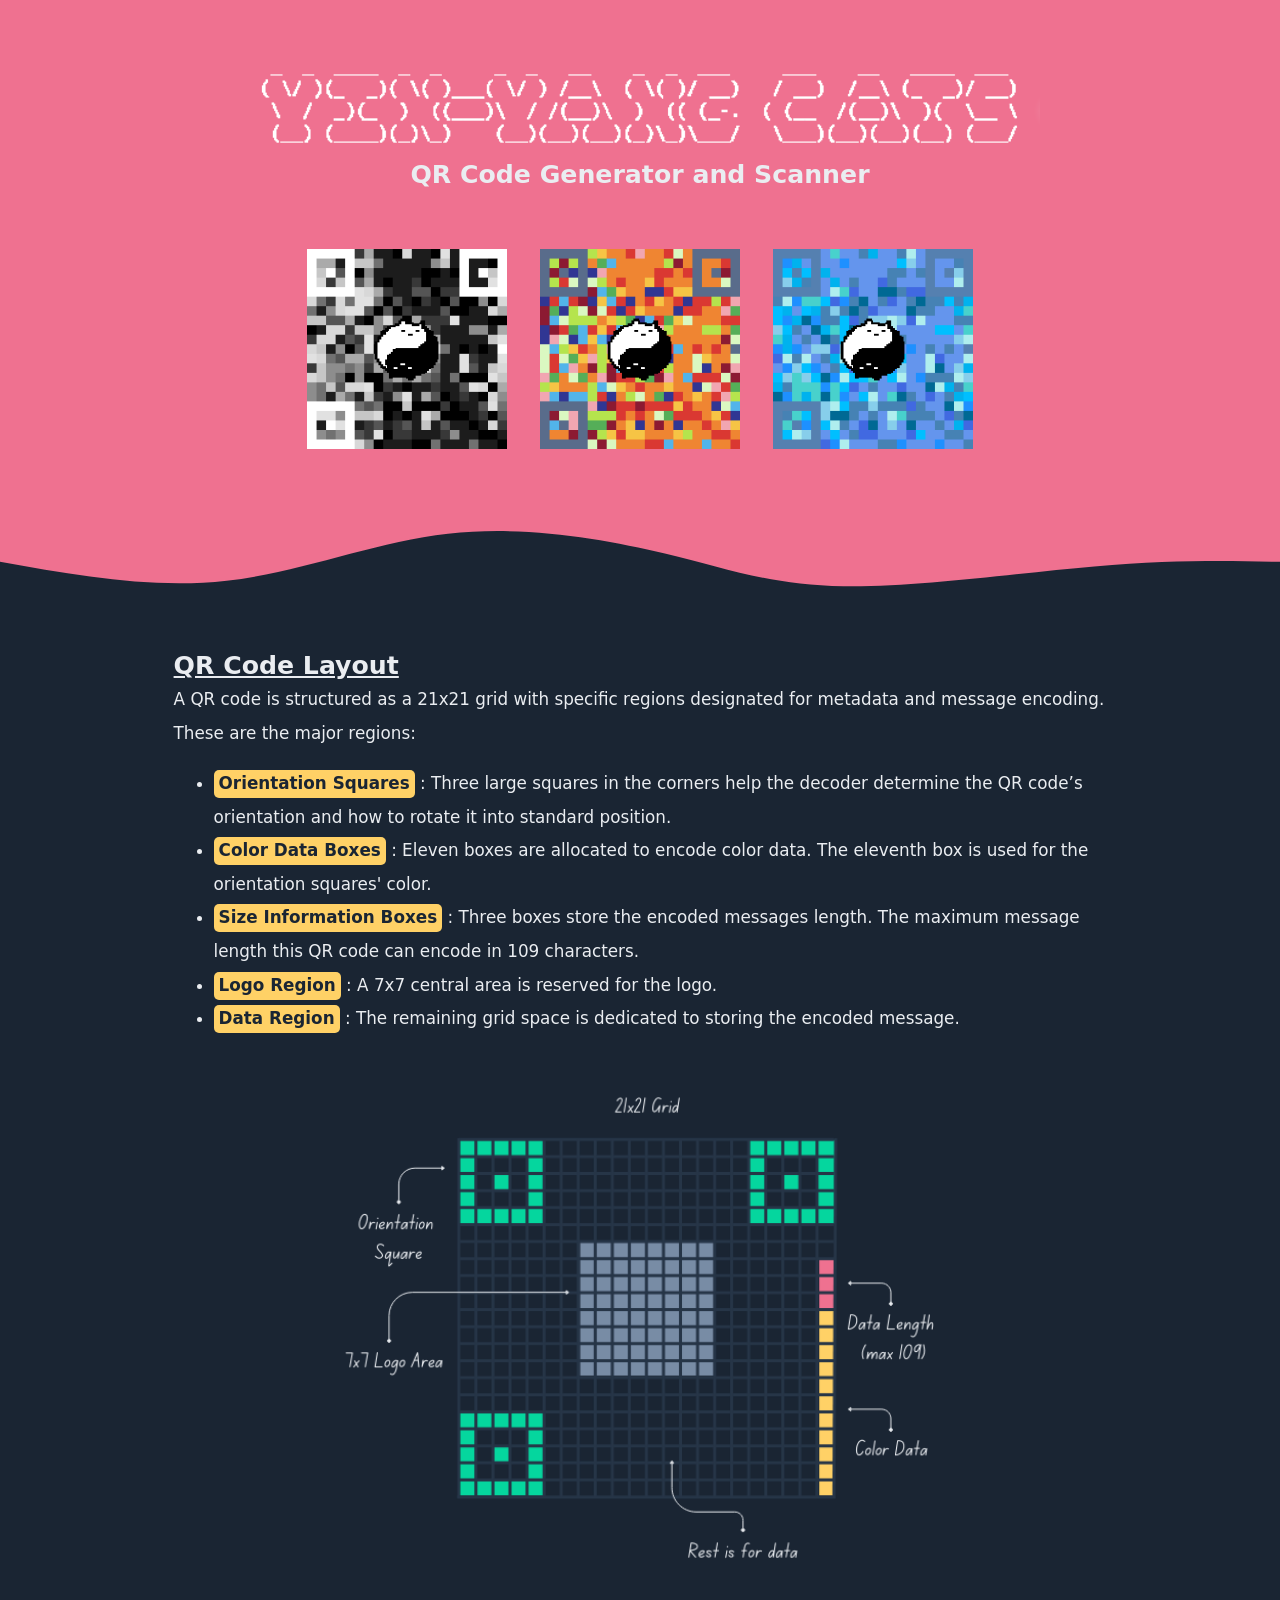
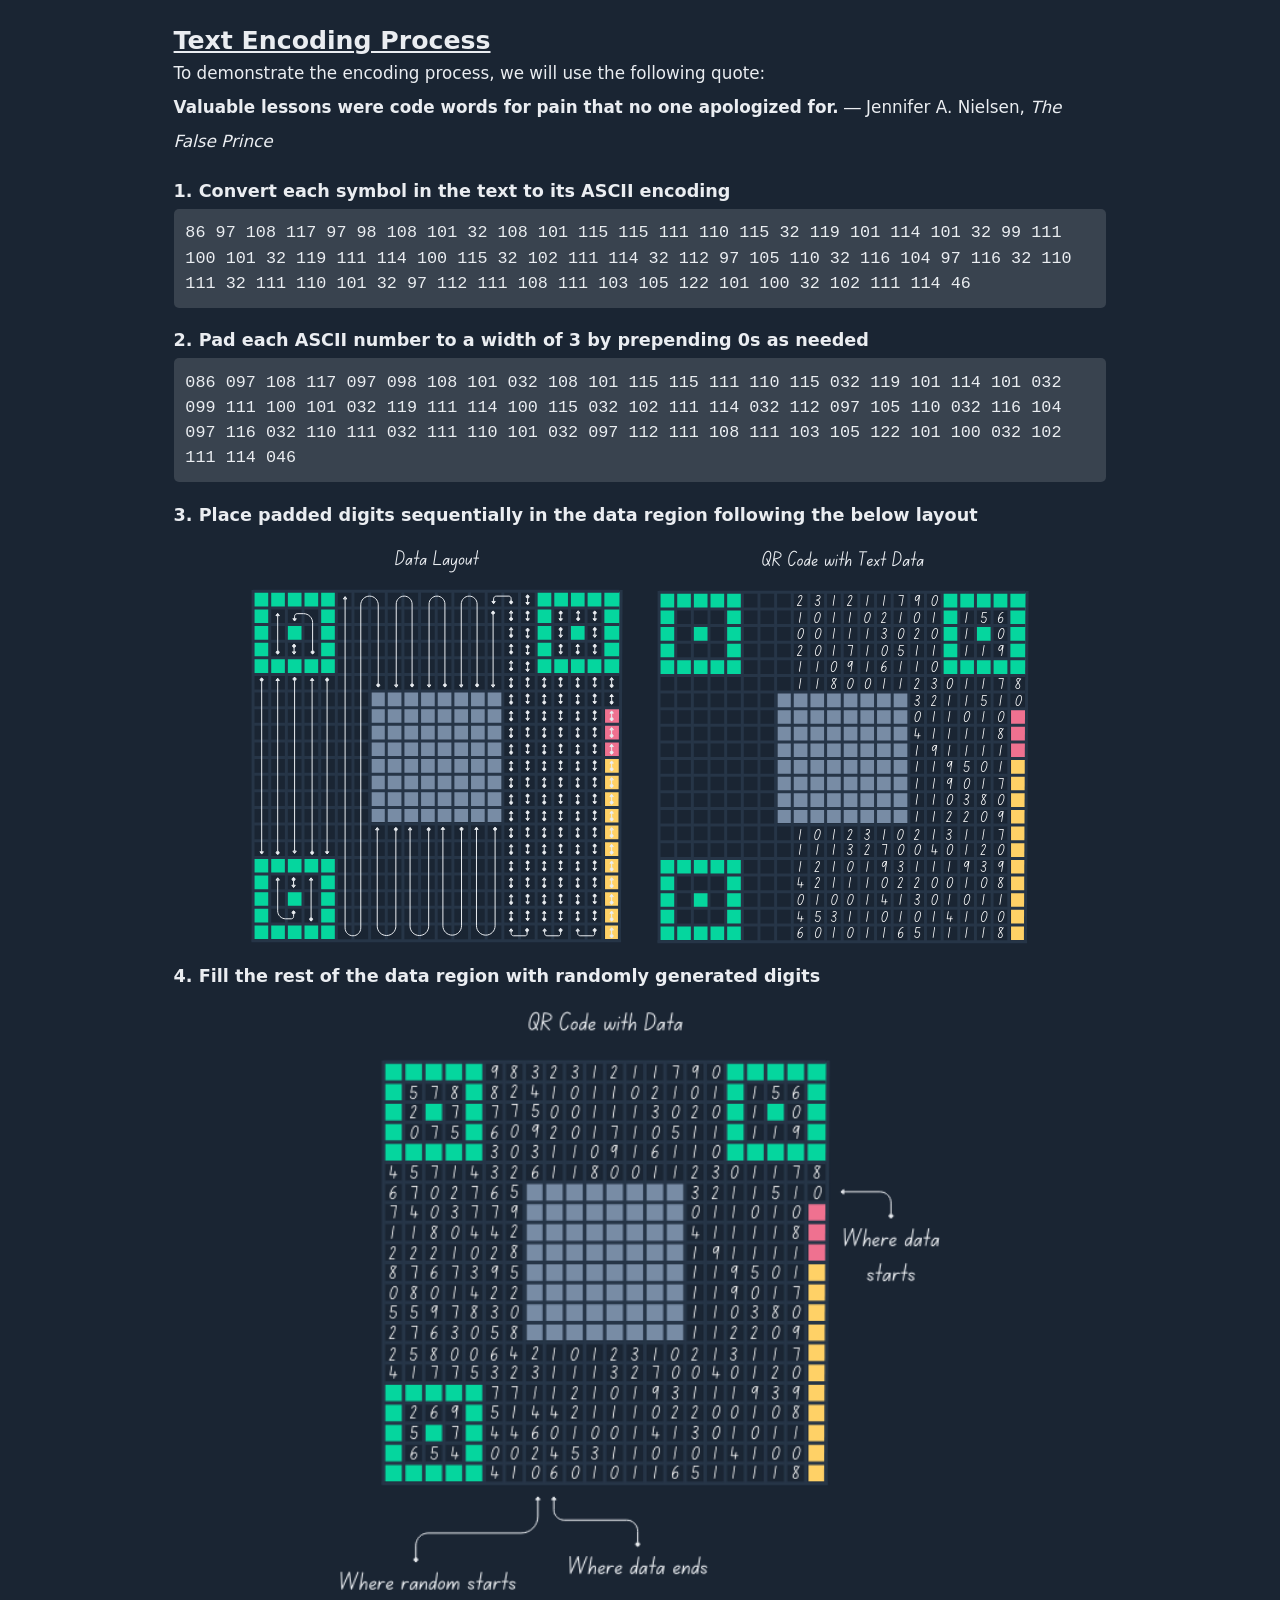
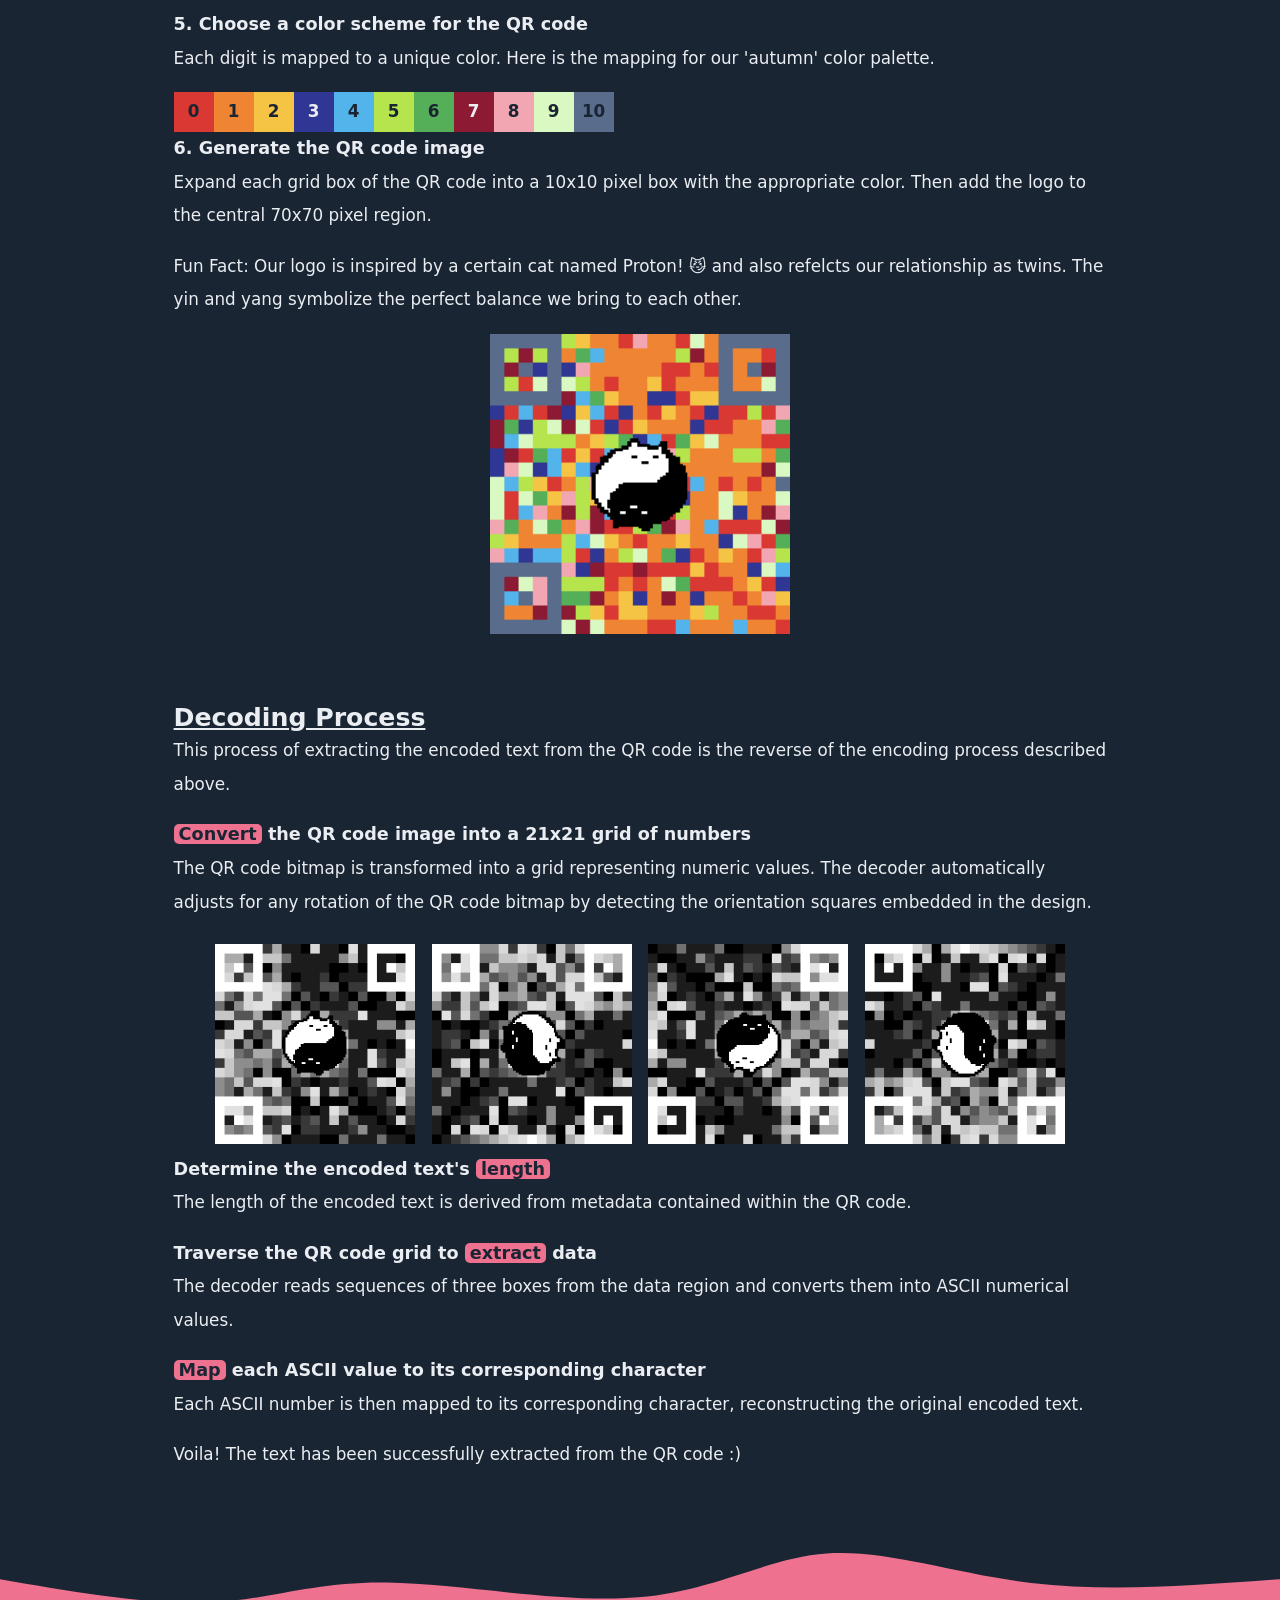
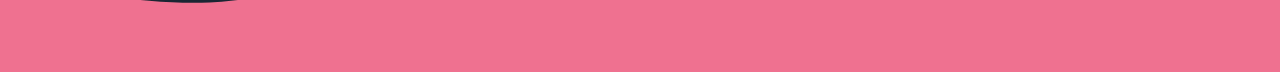
<file: index.html>
<html lang="en">
  <head>
    <meta charset="UTF-8" />
    <meta name="viewport" content="width=device-width, initial-scale=1.0" />
    <link rel="stylesheet" href="styles.css" />
    <title>CSC104 QR Code Description</title>
  </head>
  <body>
    <div id="heading">
      <div id="yinyangcats">
        <img id="yinyangcatsimg" src="YinYangCatsClearWhite.png" />
        <p id="description"><b>QR Code Generator and Scanner</b></p>
        <div class="row-3">
          <div class="col-3">
            <img src="qr-grayscale1.bmp" />
          </div>
          <div class="col-3">
            <img src="qr-autumn.bmp" />
          </div>
          <div class="col-3">
            <img src="qr-ocean.bmp" />
          </div>
        </div>
      </div>
      <svg
        class="svg"
        viewBox="0 0 1440 490"
        xmlns="http://www.w3.org/2000/svg"
        class="transition duration-300 ease-in-out delay-150"
        preserveAspectRatio="none"
      >
        <path
          d="M 0,500 L 0,187 C 60.938461538461524,190.38461538461536 121.87692307692305,193.76923076923075 209,172 C 296.12307692307695,150.23076923076925 409.4307692307692,103.30769230769232 491,107 C 572.5692307692308,110.69230769230768 622.4000000000001,165 692,214 C 761.5999999999999,263 850.9692307692308,306.6923076923077 936,279 C 1021.0307692307692,251.30769230769232 1101.7230769230769,152.23076923076923 1185,125 C 1268.2769230769231,97.76923076923077 1354.1384615384616,142.3846153846154 1440,187 L 1440,500 L 0,500 Z"
          stroke="none"
          stroke-width="0"
          fill="#ef7190"
          fill-opacity="1"
          class="transition-all duration-300 ease-in-out delay-150 path-0"
          transform="rotate(-180 720 250)"
        ></path>
      </svg>
    </div>

    <article id="content">
      <div class="content_section">
        <h2>QR Code Layout</h2>
        <p>
          A QR code is structured as a 21x21 grid with specific regions
          designated for metadata and message encoding. These are the major
          regions:
        </p>
        <ul class="bullets">
          <li>
            <span class="highlight-yellow">Orientation Squares</span> : Three
            large squares in the corners help the decoder determine the QR
            code’s orientation and how to rotate it into standard position.
          </li>
          <li>
            <span class="highlight-yellow">Color Data Boxes</span> : Eleven
            boxes are allocated to encode color data. The eleventh box is used
            for the orientation squares' color.
          </li>
          <li>
            <span class="highlight-yellow">Size Information Boxes</span> : Three
            boxes store the encoded messages length. The maximum message length
            this QR code can encode in 109 characters.
          </li>
          <li>
            <span class="highlight-yellow">Logo Region</span> : A 7x7 central
            area is reserved for the logo.
          </li>
          <li>
            <span class="highlight-yellow">Data Region</span> : The remaining
            grid space is dedicated to storing the encoded message.
          </li>
        </ul>
      </div>
      <img class="diagram" src="QRCodeLayout.png" />

      <section class="content_section">
        <h2>Text Encoding Process</h2>
        <p>
          To demonstrate the encoding process, we will use the following
          quote:<br />
          <b
            >Valuable lessons were code words for pain that no one apologized
            for.</b
          >
          ― Jennifer A. Nielsen, <i>The False Prince</i>
        </p>
        <div class="step">
          <h3>1. Convert each symbol in the text to its ASCII encoding</h3>
          <p class="highlight">
            86 97 108 117 97 98 108 101 32 108 101 115 115 111 110 115 32 119
            101 114 101 32 99 111 100 101 32 119 111 114 100 115 32 102 111 114
            32 112 97 105 110 32 116 104 97 116 32 110 111 32 111 110 101 32 97
            112 111 108 111 103 105 122 101 100 32 102 111 114 46
          </p>
        </div>
        <div class="step">
          <h3>
            2. Pad each ASCII number to a width of 3 by prepending 0s as needed
          </h3>
          <p class="highlight">
            086 097 108 117 097 098 108 101 032 108 101 115 115 111 110 115 032
            119 101 114 101 032 099 111 100 101 032 119 111 114 100 115 032 102
            111 114 032 112 097 105 110 032 116 104 097 116 032 110 111 032 111
            110 101 032 097 112 111 108 111 103 105 122 101 100 032 102 111 114
            046
          </p>
        </div>
        <div class="step">
          <h3>
            3. Place padded digits sequentially in the data region following the
            below layout
          </h3>
        </div>
        <div class="row-2">
          <div class="diagram1">
            <img src="QRCodeDataLayout.png" />
          </div>
          <div class="diagram1">
            <img src="QRCodeWithTextData.png" />
          </div>
        </div>

        <div class="step">
          <h3>
            4. Fill the rest of the data region with randomly generated digits
          </h3>
        </div>
        <img class="diagram" src="QRCodeWithData.png" />
        <div class="step">
          <h3>5. Choose a color scheme for the QR code</h3>
          <p>
            Each digit is mapped to a unique color. Here is the mapping for our
            'autumn' color palette.
          </p>
          <div id="colors">
            <div id="c0">0</div>
            <div id="c1">1</div>
            <div id="c2">2</div>
            <div id="c3">3</div>
            <div id="c4">4</div>
            <div id="c5">5</div>
            <div id="c6">6</div>
            <div id="c7">7</div>
            <div id="c8">8</div>
            <div id="c9">9</div>
            <div id="c10">10</div>
          </div>
        </div>
        <div class="step">
          <h3>6. Generate the QR code image</h3>
          <p>
            Expand each grid box of the QR code into a 10x10 pixel box with the
            appropriate color. Then add the logo to the central 70x70 pixel
            region.
          </p>
          <p>
            Fun Fact: Our logo is inspired by a certain cat named Proton! 😼 and
            also refelcts our relationship as twins.  The yin 
            and yang symbolize the perfect balance we bring to each other.
          </p>
        </div>
        <img id="diagram-qr" src="qr-autumn.bmp" />
      </section>

      <section class="content_section">
        <h2>Decoding Process</h2>
        <p>
          This process of extracting the encoded text from the QR code is the
          reverse of the encoding process described above.
        </p>
        <div class="step">
          <h3>
            <span class="highlight-pink">Convert</span> the QR code image into a
            21x21 grid of numbers
          </h3>
          <p>
            The QR code bitmap is transformed into a grid representing numeric
            values. The decoder automatically adjusts for any rotation of the QR
            code bitmap by detecting the orientation squares embedded in the
            design.
          </p>
        </div>

        <div class="row-4">
          <div class="col-4">
            <img src="qr-grayscale1.bmp" />
          </div>
          <div class="col-4">
            <img src="qr-grayscale2.bmp" />
          </div>
          <div class="col-4">
            <img src="qr-grayscale3.bmp" />
          </div>
          <div class="col-4">
            <img src="qr-grayscale4.bmp" />
          </div>
        </div>

        <div class="step">
          <h3>
            Determine the encoded text's
            <span class="highlight-pink">length</span>
          </h3>
          <p>
            The length of the encoded text is derived from metadata contained
            within the QR code.
          </p>
        </div>
        <div class="step">
          <h3>
            Traverse the QR code grid to
            <span class="highlight-pink">extract</span> data
          </h3>
          <p>
            The decoder reads sequences of three boxes from the data region and
            converts them into ASCII numerical values.
          </p>
        </div>
        <div class="step">
          <h3>
            <span class="highlight-pink">Map</span> each ASCII value to its corresponding character
          </h3>
          
          <p>
            Each ASCII number is then mapped to its corresponding character,
            reconstructing the original encoded text.
          </p>
          <p>
            Voila! The text has been successfully extracted from the QR code :)
          </p>
        </div>
      </section>
    </article>

    <!-- <div id="color1">Testing Color 1</div>
    <div id="color2">Testing Color 2</div>
    <div id="color3">Testing Color 3</div>
    <div class="highlight">Code Here</div> -->

    <svg
      class="svg"
      viewBox="0 0 1440 490"
      xmlns="http://www.w3.org/2000/svg"
      class="transition duration-300 ease-in-out delay-150"
      preserveAspectRatio="none"
    >
      <path
        d="M 0,500 L 0,187 C 84.44615384615386,229.31025641025641 168.89230769230772,271.62051282051283 236,263 C 303.1076923076923,254.37948717948717 352.87692307692305,194.82820512820513 435,198 C 517.123076923077,201.17179487179487 631.5999999999999,267.0666666666667 718,246 C 804.4000000000001,224.9333333333333 862.7230769230771,116.9051282051282 930,103 C 997.2769230769229,89.0948717948718 1073.5076923076924,169.3128205128205 1160,199 C 1246.4923076923076,228.6871794871795 1343.246153846154,207.84358974358975 1440,187 L 1440,500 L 0,500 Z"
        stroke="none"
        stroke-width="0"
        fill="#ef7190"
        fill-opacity="1"
        class="transition-all duration-300 ease-in-out delay-150 path-0"
      ></path>
    </svg>
  </body>
</html>
</file>
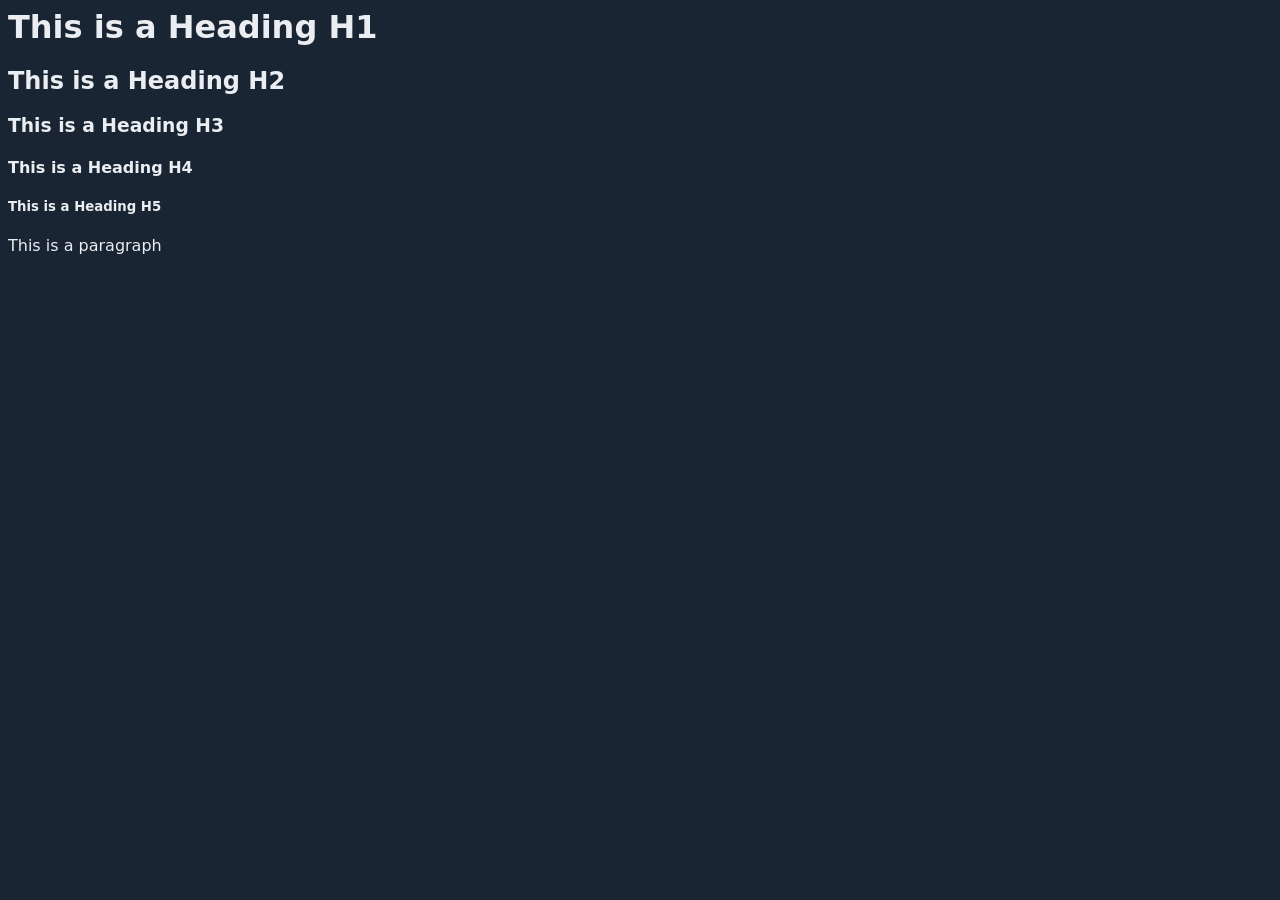
<file: site/index.html>
<html lang="en">
<head>
    <meta charset="UTF-8">
    <meta name="viewport" content="width=device-width, initial-scale=1.0">
    <link rel="stylesheet" href="styles.css">
    <title>CSC104 QR Code Description</title>
</head>
<body>
    <h1>This is a Heading H1</h1>
    <h2>This is a Heading H2</h2>
    <h3>This is a Heading H3</h3>
    <h4>This is a Heading H4</h4>
    <h5>This is a Heading H5</h5>

    <p>This is a paragraph</p>
</body>
</html>
</file>
<file: styles.css>
/* INSPIRATION: https://hamvocke.com/blog/lets-create-a-terminal-color-scheme/*/
* {
  margin: 0;
  padding: 0;
}

body {
  background: #1a2533;
  color: #eaedf1;
  font-family: system-ui, system, Segoe UI, Roboto, Ubuntu, Cantarell, Noto Sans,
    sans-serif;
  font-size: 1.05em;
}

/* ---------- HEADER FORMATING ---------- */

#heading {
  text-align: center;
  width: 100%;
}

#yinyangcats {
  background: #ef7190;
  padding-top: 4em;
}

#yinyangcatsimg {
  width: 100%;
  max-width: 800px;
}

#description {
  font-size: 1.5em;
  padding: 10px;
}

/* ---------- WAVE FORMATTING ---------- */
.svg {
  margin: 0;
  padding: 0;
  width: 100%;
  height: 150px;
}

/* ---------- MAIN ARTICLE FORMATTING ---------- */

#content {
  margin: 1em;
  margin: auto;
  width: 100%;
  max-width: 1000px;
  line-height: 2em;
}

.content_section {
  padding: 2em;
}

.content_section h2 {
  text-decoration: underline;
}

.content_section p {
  display: inline-block;
  padding-bottom: 1em;
}

.step h3 {
  display: inline-block;
  font-size: 1.05em;
}

.bullets {
  padding-left: 40px;
  line-height: 2em;
}

/* ---------- QR CODES & DIAGRAMS FORMATING ---------- */
.diagram {
  display: block;
  width: 100%;
  max-width: 600px;
  margin: auto;
  margin-top: 1em;
  margin-bottom: 1em;
  }

.diagram1 {
  max-width: 600px;
  margin-top: 1em;
  margin-bottom: 1em;
}

#diagram-qr {
  display: block;
  margin-left: auto;
  margin-right: auto;
  width: 100%;
  max-width: 300px;
}

.row-2 {
  width: 100%;
  display: flex;
  flex-wrap: wrap;
  justify-content: center;
  gap: 2em;
  align-items: center;
}

.row-2 img {
  display: block;
  max-width: 100%;
  height: auto;
}

.col-3 img {
  width: 100%;
  max-width: 600px;
  padding-top: 2em;
  transition: transform 0.2s;
}

.col-3 img:hover {
  transform: scale(1.2);
}

.row-3 {
  display: flex;
  margin: auto;
  max-width: 700px;
}

.col-3 {
  flex: 33.3%;
  padding: 1em;
}

@media screen and (max-width: 700px) {
  .col-3 img {
    transition: transform 0.2s;
  }

  .col-3 img:hover {
    transform: scale(1.1);
  }

  .col-3 {
    width: 100%;
    max-width: 300px;
    margin: auto;
  }
  .row-3 {
    display: block;
  }
}

.col-4 img {
  width: 100%;
}

.row-4 {
  width: 100%;
  align-items: space-between;
  display: flex;
  flex-wrap: wrap;
  align-self: center;
  justify-content: center;
}

.col-4 {
  width: 20%;
  text-align: center;
  min-width: 200px;
  padding: 0.5em;
}

/* ---------- COLOR PALETTE DISPLAY ---------- */
#colors {
  display: flex;
  flex-wrap: wrap;
}

#colors div {
  display: flex;
  justify-content: center;
  align-items: center;
  width: 40px;
  height: 40px;
  text-align: center;
  font-weight: bold;
}

#c0 {
  background-color: rgb(218, 56, 50);
  color: #1a2533;
}

#c1 {
  background-color: rgb(239, 133, 50);
  color: #1a2533;
}

#c2 {
  background-color: rgb(246, 196, 69);
  color: #1a2533;
}

#c3 {
  background-color: rgb(48, 54, 147);
  color: #eaedf1;
}

#c4 {
  background-color: rgb(82, 180, 234);
  color: #1a2533;
}

#c5 {
  background-color: rgb(181, 228, 77);
  color: #1a2533;
}

#c6 {
  background-color: rgb(85, 174, 88);
  color: #1a2533;
}

#c7 {
  background-color: rgb(140, 26, 50);
  color: #eaedf1;
}

#c8 {
  background-color: rgb(241, 166, 177);
  color: #1a2533;
}

#c9 {
  background-color: rgb(218, 248, 193);
  color: #1a2533;
}

#c10 {
  background-color: rgb(89, 108, 139);
  color: #1a2533;
}

#color1 {
  background: #05d69e;
  color: #1a2533;
}

#color2 {
  background: #ffd166;
  color: #1a2533;
}

#color3 {
  background: #ef7190;
  color: #1a2533;
}

/* ---------- CODE / HIGHLIGHING FORMAT ---------- */
p.highlight {
  font-family: "Lucida Console", "Courier New", monospace;
  background: #39434f;
  color: #eaedf1;
  border-radius: 5px;
  padding: 0.7em;
  display: block;
  line-height: 1.5;
  margin-bottom: 1em;
}

.highlight-pink {
  background: #ef7190;
  color: #1a2533;
  border-radius: 5px;
  padding-left: 5px;
  padding-right: 5px;
  font-style: normal;
}

.highlight-yellow {
  background: #ffd166;
  color: #1a2533;
  border-radius: 5px;
  padding-left: 5px;
  padding-right: 5px;
  padding-bottom: 5px;
  padding-top: 3px;
  font-weight: bold;
}
</file>
<file: site/styles.css>
/*https://hamvocke.com/blog/lets-create-a-terminal-color-scheme/*/
body {
    background: #1A2533;
    color: #EAEDF1;
    font-family: system-ui, -apple-system, Segoe UI, Roboto, Ubuntu, Cantarell, Noto Sans, sans-serif;
}
</file>
